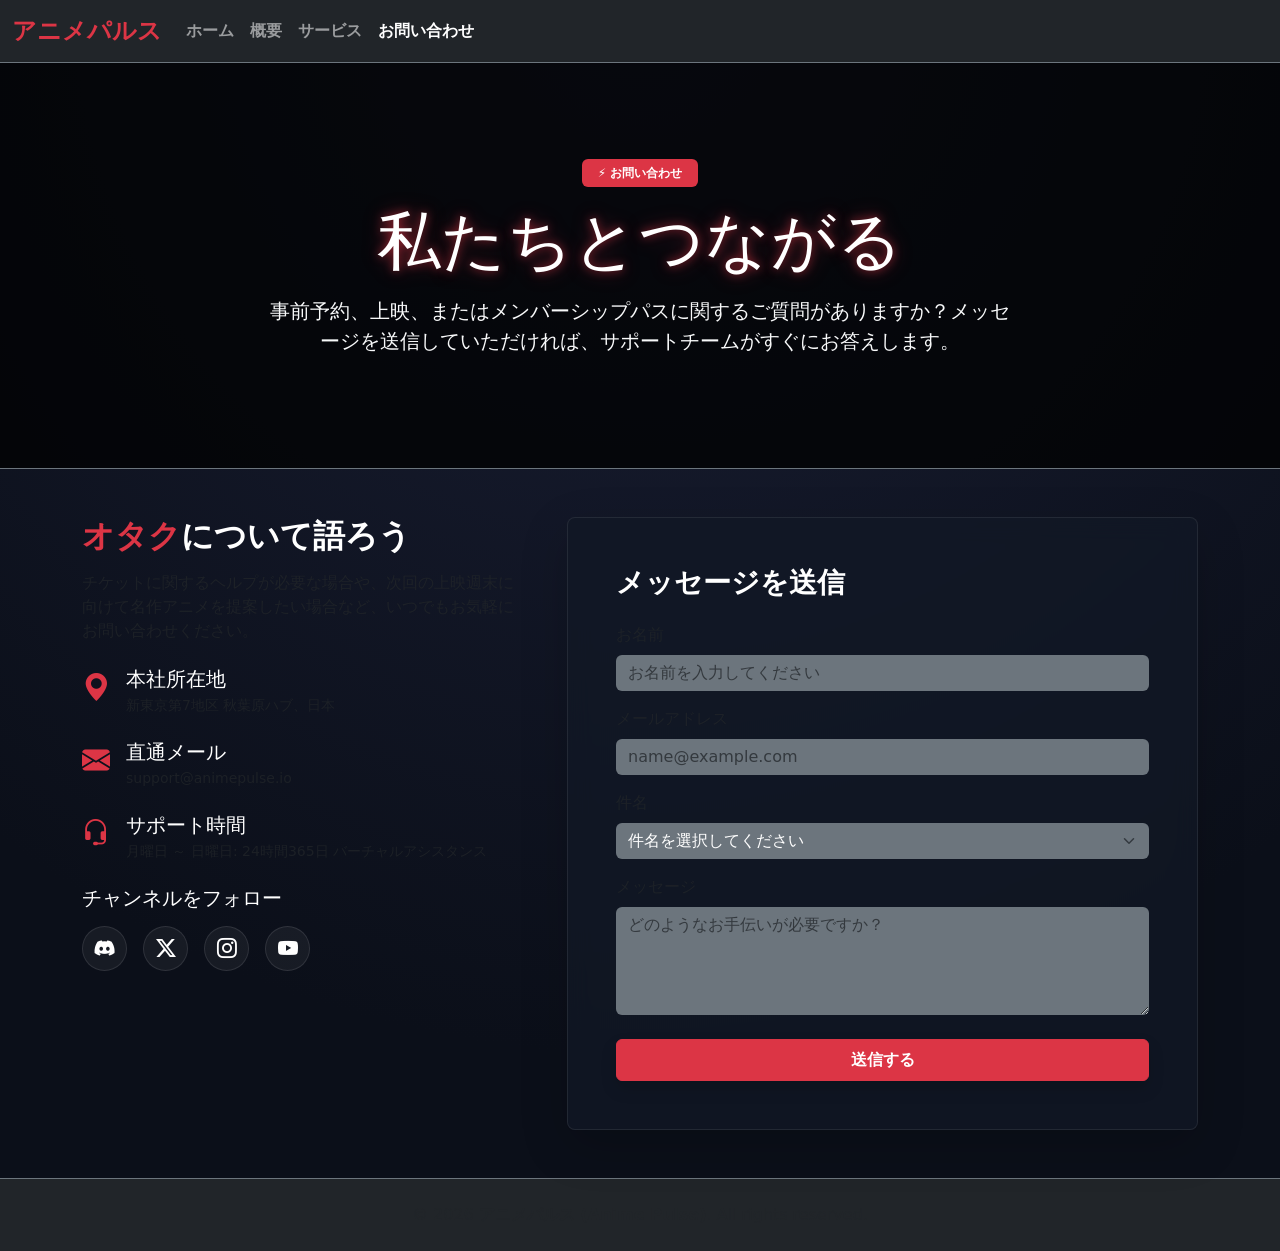
<file: contact.html>
<!DOCTYPE html>
<html lang="ja">
<head>
    <meta charset="UTF-8">
    <meta name="viewport" content="width=device-width, initial-scale=1.0">
    <title>お問い合わせ - アニメパルス</title>
    <link href="https://cdn.jsdelivr.net/npm/bootstrap@5.0.2/dist/css/bootstrap.min.css" rel="stylesheet" integrity="sha384-EVSTQN3/azprG1Anm3QDgpJLIm9Nao0Yz1ztcQTwFspd3yD65VohhpuuCOmLASjC" crossorigin="anonymous">
    <link rel="stylesheet" href="https://cdn.jsdelivr.net/npm/bootstrap-icons@1.11.3/font/bootstrap-icons.min.css">
    <style>
        body {
            background-color: #0b0f19;
            background-image: radial-gradient(circle at 50% 0%, #1a1f35 0%, #0b0f19 75%);
            color: #e2e8f0;
            min-height: 100vh;
        }
        .neon-text {
            text-shadow: 0 0 10px rgba(220, 53, 69, 0.6), 0 0 20px rgba(220, 53, 69, 0.4);
        }
        .glass-card {
            background: rgba(18, 24, 38, 0.75);
            backdrop-filter: blur(12px);
            border: 1px solid rgba(255, 255, 255, 0.08);
            transition: transform 0.3s ease, border-color 0.3s ease;
        }
        .glass-card:hover {
            border-color: rgba(220, 53, 69, 0.5);
        }
        .social-icon-btn {
            background: rgba(255, 255, 255, 0.05);
            border: 1px solid rgba(255, 255, 255, 0.1);
            color: #fff;
            transition: all 0.3s ease;
        }
        .social-icon-btn:hover {
            background: #dc3545;
            border-color: #dc3545;
            color: #fff;
            transform: translateY(-3px);
            box-shadow: 0 0 15px rgba(220, 53, 69, 0.4);
        }
    </style>
</head>
<body>
    <!-- ナビゲーションバー -->
    <nav class="navbar navbar-expand-lg navbar-dark bg-dark border-bottom border-secondary shadow-sm">
      <div class="container-fluid">
        <button class="navbar-toggler" type="button" data-bs-toggle="collapse" data-bs-target="#navbarTogglerDemo03" aria-controls="navbarTogglerDemo03" aria-expanded="false" aria-label="ナビゲーションの切り替え">
          <span class="navbar-toggler-icon"></span>
        </button>
        <a class="navbar-brand text-danger fw-bold fs-4" href="index.html"><b>アニメパルス</b></a>
        <div class="collapse navbar-collapse" id="navbarTogglerDemo03">
          <ul class="navbar-nav me-auto mb-2 mb-lg-0">
            <li class="nav-item">
              <a class="nav-link" href="index.html"><b>ホーム</b></a>
            </li>
            <li class="nav-item">
              <a class="nav-link" href="about.html"><b>概要</b></a>
            </li>
            <li class="nav-item">
              <a class="nav-link" href="services.html"><b>サービス</b></a>
            </li>
            <li class="nav-item">
              <a class="nav-link active" href="contact.html"><b>お問い合わせ</b></a>
            </li>
          </ul>
        </div>
      </div>
    </nav>

    <!-- お問い合わせヒーローセクション -->
    <header class="position-relative py-5 overflow-hidden border-bottom border-secondary" style="background: url('https://images.unsplash.com/photo-1534447677768-be436bb09401?q=80&w=1920&auto=format&fit=crop') center/cover no-repeat;">
        <div class="position-absolute top-0 start-0 w-100 h-100 bg-black opacity-75"></div>
        <div class="container position-relative z-1 py-5 text-center">
            <span class="badge bg-danger px-3 py-2 fw-bold text-uppercase mb-3">⚡ お問い合わせ</span>
            <h1 class="display-3 fw-extrabold text-white mb-3 neon-text">私たちとつながる</h1>
            <p class="lead text-light opacity-85 col-lg-8 mx-auto">事前予約、上映、またはメンバーシップパスに関するご質問がありますか？メッセージを送信していただければ、サポートチームがすぐにお答えします。</p>
        </div>
    </header>

    <!-- メインコンテンツ -->
    <main class="container py-5">
        <div class="row g-5 align-items-start">
            
            <!-- 左カラム: 情報＆ソーシャル -->
            <div class="col-lg-5">
                <h2 class="text-white fw-bold mb-3"><span class="text-danger">オタク</span>について語ろう</h2>
                <p class="text-muted mb-4">チケットに関するヘルプが必要な場合や、次回の上映週末に向けて名作アニメを提案したい場合など、いつでもお気軽にお問い合わせください。</p>
                
                <div class="d-flex align-items-start gap-3 mb-4">
                    <div class="text-danger fs-3"><i class="bi bi-geo-alt-fill"></i></div>
                    <div>
                        <h5 class="text-white mb-1">本社所在地</h5>
                        <p class="text-muted small mb-0">新東京第7地区 秋葉原ハブ、日本</p>
                    </div>
                </div>

                <div class="d-flex align-items-start gap-3 mb-4">
                    <div class="text-danger fs-3"><i class="bi bi-envelope-fill"></i></div>
                    <div>
                        <h5 class="text-white mb-1">直通メール</h5>
                        <p class="text-muted small mb-0">support@animepulse.io</p>
                    </div>
                </div>

                <div class="d-flex align-items-start gap-3 mb-4">
                    <div class="text-danger fs-3"><i class="bi bi-headset"></i></div>
                    <div>
                        <h5 class="text-white mb-1">サポート時間</h5>
                        <p class="text-muted small mb-0">月曜日 ～ 日曜日: 24時間365日 バーチャルアシスタンス</p>
                    </div>
                </div>

                <h5 class="text-white mb-3">チャンネルをフォロー</h5>
                <div class="d-flex gap-3">
                    <a href="#" class="social-icon-btn p-3 rounded-circle fs-5 d-flex align-items-center justify-content-center" style="width: 45px; height: 45px;"><i class="bi bi-discord"></i></a>
                    <a href="#" class="social-icon-btn p-3 rounded-circle fs-5 d-flex align-items-center justify-content-center" style="width: 45px; height: 45px;"><i class="bi bi-twitter-x"></i></a>
                    <a href="#" class="social-icon-btn p-3 rounded-circle fs-5 d-flex align-items-center justify-content-center" style="width: 45px; height: 45px;"><i class="bi bi-instagram"></i></a>
                    <a href="#" class="social-icon-btn p-3 rounded-circle fs-5 d-flex align-items-center justify-content-center" style="width: 45px; height: 45px;"><i class="bi bi-youtube"></i></a>
                </div>
            </div>

            <!-- 右カラム: インタラクティブお問い合わせフォーム -->
            <div class="col-lg-7">
                <div class="glass-card p-4 p-md-5 rounded-3 shadow-lg">
                    <h3 class="text-white fw-bold mb-4">メッセージを送信</h3>
                    <form id="contactForm" onsubmit="handleContactSubmit(event)">
                        <div class="mb-3">
                            <label for="contactName" class="form-label text-muted">お名前</label>
                            <input type="text" class="form-control bg-secondary text-white border-0" id="contactName" placeholder="お名前を入力してください" required>
                        </div>
                        <div class="mb-3">
                            <label for="contactEmail" class="form-label text-muted">メールアドレス</label>
                            <input type="email" class="form-control bg-secondary text-white border-0" id="contactEmail" placeholder="name@example.com" required>
                        </div>
                        <div class="mb-3">
                            <label for="contactSubject" class="form-label text-muted">件名</label>
                            <select class="form-select bg-secondary text-white border-0" id="contactSubject" required>
                                <option value="" disabled selected>件名を選択してください</option>
                                <option value="Pre-booking Support">事前予約＆チケットの問題</option>
                                <option value="Movie Request">アニメ映画のリクエスト</option>
                                <option value="Membership Pass">VIPメンバーシップに関するお問い合わせ</option>
                                <option value="Other">一般的なフィードバック</option>
                            </select>
                        </div>
                        <div class="mb-4">
                            <label for="contactMessage" class="form-label text-muted">メッセージ</label>
                            <textarea class="form-control bg-secondary text-white border-0" id="contactMessage" rows="4" placeholder="どのようなお手伝いが必要ですか？" required></textarea>
                        </div>
                        <button type="submit" class="btn btn-danger w-100 fw-bold py-2 shadow">送信する</button>
                    </form>
                </div>
            </div>

        </div>
    </main>

    <!-- フッター -->
    <footer class="bg-dark border-top border-secondary py-4 text-center text-muted">
        <div class="container">
            <p class="mb-0">&copy; 2026 <b>アニメパルス (Anime Pulse)</b>. All rights reserved.</p>
        </div>
    </footer>

    <script>
        function handleContactSubmit(event) {
            event.preventDefault();
            const name = document.getElementById('contactName').value;
            alert(`${name}様、お問い合わせありがとうございます！メッセージが正常に送信されました。まもなくご登録のメールアドレスに返信いたします。`);
            document.getElementById('contactForm').reset();
        }
    </script>
    <script src="https://cdn.jsdelivr.net/npm/bootstrap@5.0.2/dist/js/bootstrap.bundle.min.js" integrity="sha384-MrcW6ZMFYlzcLA8Nl+NtUVF0sA7MsXsP1UyJoMp4YLEuNSfAP+JcXn/tWtIaxVXM" crossorigin="anonymous"></script>
</body>
</html>
</file>
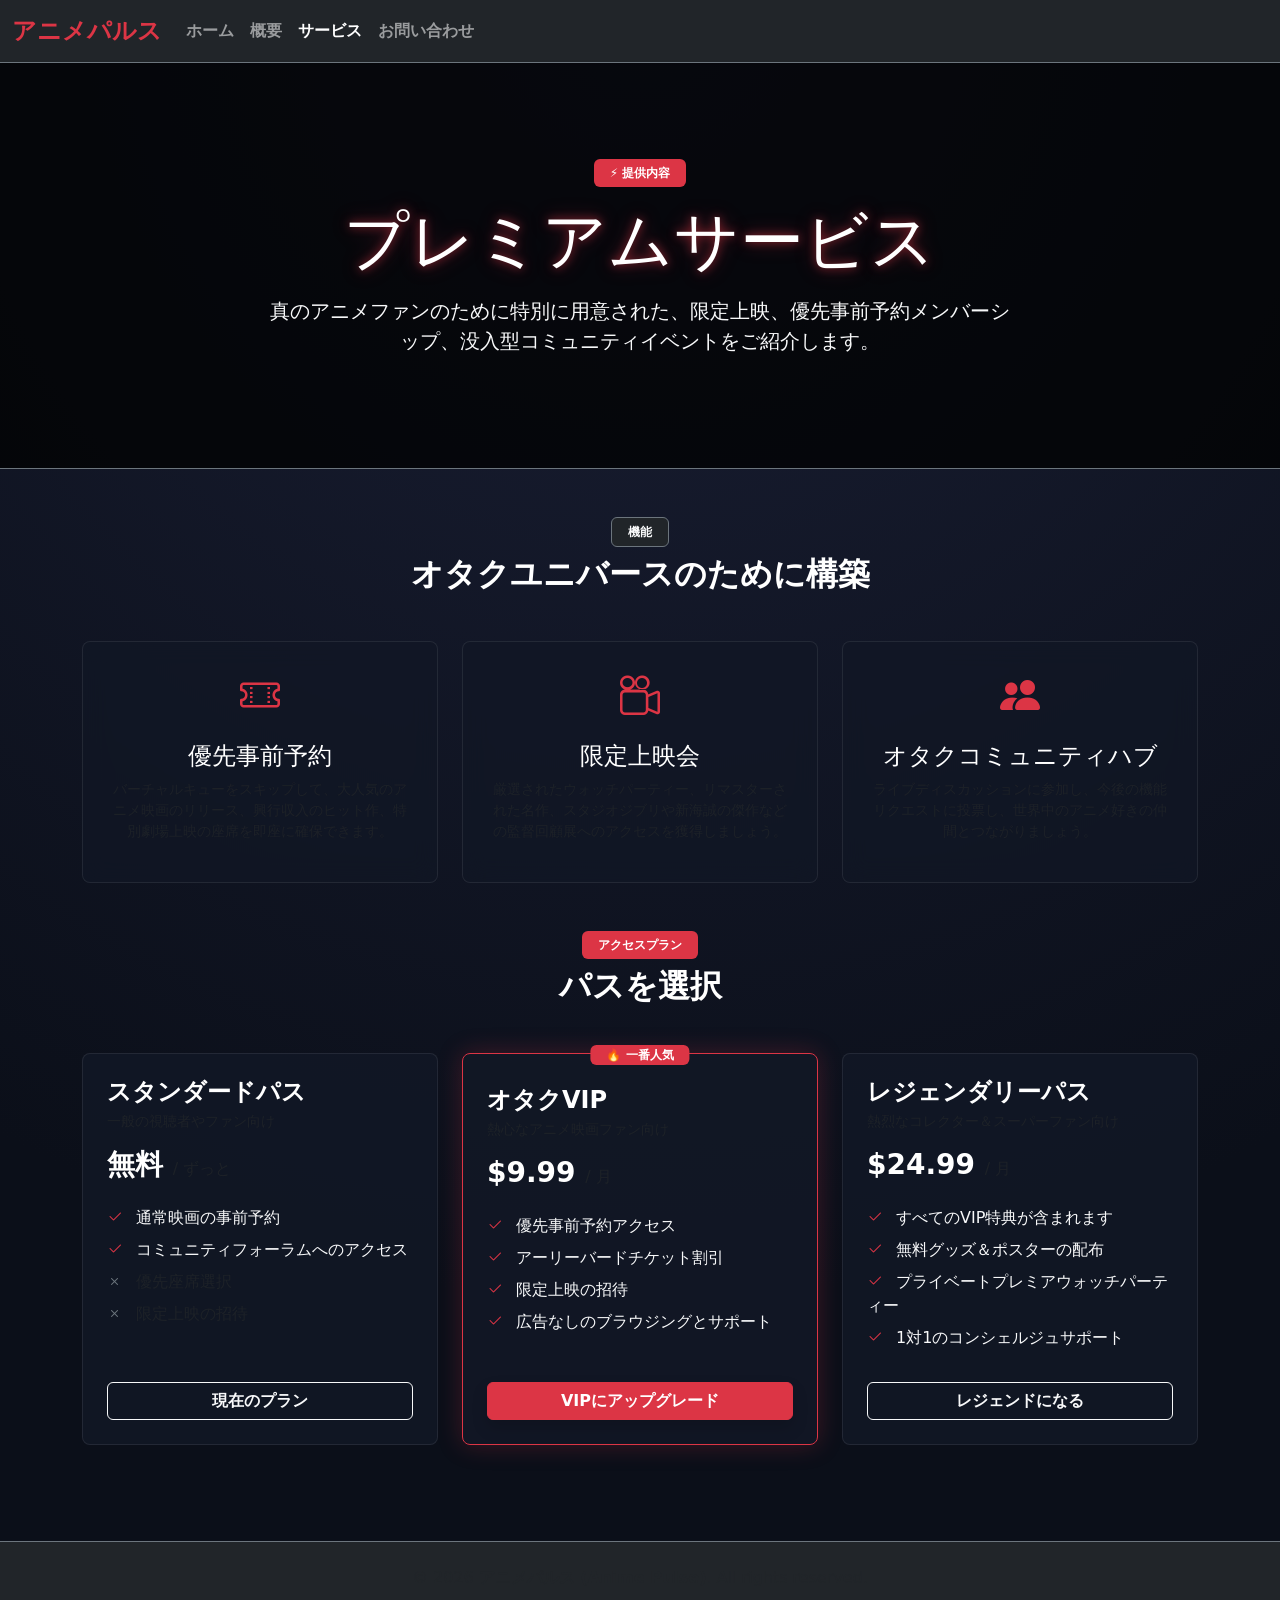
<file: services.html>
<!DOCTYPE html>
<html lang="ja">
<head>
    <meta charset="UTF-8">
    <meta name="viewport" content="width=device-width, initial-scale=1.0">
    <title>サービス - アニメパルス</title>
    <link href="https://cdn.jsdelivr.net/npm/bootstrap@5.0.2/dist/css/bootstrap.min.css" rel="stylesheet" integrity="sha384-EVSTQN3/azprG1Anm3QDgpJLIm9Nao0Yz1ztcQTwFspd3yD65VohhpuuCOmLASjC" crossorigin="anonymous">
    <link rel="stylesheet" href="https://cdn.jsdelivr.net/npm/bootstrap-icons@1.11.3/font/bootstrap-icons.min.css">
    <style>
        body {
            background-color: #0b0f19;
            background-image: radial-gradient(circle at 50% 0%, #1a1f35 0%, #0b0f19 75%);
            color: #e2e8f0;
            min-height: 100vh;
        }
        .neon-text {
            text-shadow: 0 0 10px rgba(220, 53, 69, 0.6), 0 0 20px rgba(220, 53, 69, 0.4);
        }
        .glass-card {
            background: rgba(18, 24, 38, 0.7);
            backdrop-filter: blur(12px);
            border: 1px solid rgba(255, 255, 255, 0.08);
            transition: transform 0.3s ease, border-color 0.3s ease;
        }
        .glass-card:hover {
            transform: translateY(-5px);
            border-color: rgba(220, 53, 69, 0.5);
        }
        .pricing-card {
            background: rgba(18, 24, 38, 0.85);
            border: 1px solid rgba(255, 255, 255, 0.08);
            transition: all 0.3s ease;
        }
        .pricing-card.popular {
            border-color: #dc3545;
            box-shadow: 0 0 25px rgba(220, 53, 69, 0.25);
        }
    </style>
</head>
<body>
    <!-- ナビゲーションバー -->
    <nav class="navbar navbar-expand-lg navbar-dark bg-dark border-bottom border-secondary shadow-sm">
      <div class="container-fluid">
        <button class="navbar-toggler" type="button" data-bs-toggle="collapse" data-bs-target="#navbarTogglerDemo03" aria-controls="navbarTogglerDemo03" aria-expanded="false" aria-label="ナビゲーションの切り替え">
          <span class="navbar-toggler-icon"></span>
        </button>
        <a class="navbar-brand text-danger fw-bold fs-4" href="index.html"><b>アニメパルス</b></a>
        <div class="collapse navbar-collapse" id="navbarTogglerDemo03">
          <ul class="navbar-nav me-auto mb-2 mb-lg-0">
            <li class="nav-item">
              <a class="nav-link" href="index.html"><b>ホーム</b></a>
            </li>
            <li class="nav-item">
              <a class="nav-link" href="about.html"><b>概要</b></a>
            </li>
            <li class="nav-item">
              <a class="nav-link active" href="services.html"><b>サービス</b></a>
            </li>
            <li class="nav-item">
              <a class="nav-link" href="contact.html"><b>お問い合わせ</b></a>
            </li>
          </ul>
        </div>
      </div>
    </nav>

    <!-- サービスヒーローセクション -->
    <header class="position-relative py-5 overflow-hidden border-bottom border-secondary" style="background: url('https://images.unsplash.com/photo-1518709268805-4e9042af9f23?q=80&w=1920&auto=format&fit=crop') center/cover no-repeat;">
        <div class="position-absolute top-0 start-0 w-100 h-100 bg-black opacity-75"></div>
        <div class="container position-relative z-1 py-5 text-center">
            <span class="badge bg-danger px-3 py-2 fw-bold text-uppercase mb-3">⚡ 提供内容</span>
            <h1 class="display-3 fw-extrabold text-white mb-3 neon-text">プレミアムサービス</h1>
            <p class="lead text-light opacity-85 col-lg-8 mx-auto">真のアニメファンのために特別に用意された、限定上映、優先事前予約メンバーシップ、没入型コミュニティイベントをご紹介します。</p>
        </div>
    </header>

    <!-- メインコンテンツ -->
    <main class="container py-5">
        
        <!-- コアサービスグリッド -->
        <div class="text-center mb-5">
            <span class="badge bg-dark border border-secondary text-light px-3 py-2 mb-2">機能</span>
            <h2 class="text-white fw-bold">オタクユニバースのために構築</h2>
        </div>

        <div class="row row-cols-1 row-cols-md-3 g-4 mb-5">
            <div class="col">
                <div class="glass-card p-4 rounded-3 h-100 text-center">
                    <div class="text-danger fs-1 mb-3"><i class="bi bi-ticket-perforated"></i></div>
                    <h4 class="text-white mb-2">優先事前予約</h4>
                    <p class="text-muted small">バーチャルキューをスキップして、大人気のアニメ映画のリリース、興行収入のヒット作、特別劇場上映の座席を即座に確保できます。</p>
                </div>
            </div>
            
            <div class="col">
                <div class="glass-card p-4 rounded-3 h-100 text-center">
                    <div class="text-danger fs-1 mb-3"><i class="bi bi-camera-reels"></i></div>
                    <h4 class="text-white mb-2">限定上映会</h4>
                    <p class="text-muted small">厳選されたウォッチパーティー、リマスターされた名作、スタジオジブリや新海誠の傑作などの監督回顧展へのアクセスを獲得しましょう。</p>
                </div>
            </div>
            
            <div class="col">
                <div class="glass-card p-4 rounded-3 h-100 text-center">
                    <div class="text-danger fs-1 mb-3"><i class="bi bi-people-fill"></i></div>
                    <h4 class="text-white mb-2">オタクコミュニティハブ</h4>
                    <p class="text-muted small">ライブディスカッションに参加し、今後の機能リクエストに投票し、世界中のアニメ好きの仲間とつながりましょう。</p>
                </div>
            </div>
        </div>

        <!-- メンバーシップ / 料金プラン -->
        <div class="text-center mb-5 mt-5">
            <span class="badge bg-danger px-3 py-2 fw-bold text-uppercase mb-2">アクセスプラン</span>
            <h2 class="text-white fw-bold">パスを選択</h2>
        </div>

        <div class="row row-cols-1 row-cols-md-3 g-4 mb-5">
            <!-- 無料プラン -->
            <div class="col">
                <div class="pricing-card p-4 rounded-3 h-100 d-flex flex-column">
                    <h4 class="text-white fw-bold mb-1">スタンダードパス</h4>
                    <p class="text-muted small mb-3">一般の視聴者やファン向け</p>
                    <h3 class="text-white fw-bold mb-4">無料 <span class="fs-6 text-muted fw-normal">/ ずっと</span></h3>
                    
                    <ul class="list-unstyled text-light mb-4 flex-grow-1">
                        <li class="mb-2"><i class="bi bi-check2 text-danger me-2"></i> 通常映画の事前予約</li>
                        <li class="mb-2"><i class="bi bi-check2 text-danger me-2"></i> コミュニティフォーラムへのアクセス</li>
                        <li class="mb-2 text-muted"><i class="bi bi-x text-secondary me-2"></i> 優先座席選択</li>
                        <li class="mb-2 text-muted"><i class="bi bi-x text-secondary me-2"></i> 限定上映の招待</li>
                    </ul>
                    
                    <button class="btn btn-outline-light w-100 fw-bold" onclick="alert('すでにスタンダードプランをご利用中です！')">現在のプラン</button>
                </div>
            </div>

            <!-- プロプラン (人気) -->
            <div class="col">
                <div class="pricing-card popular p-4 rounded-3 h-100 d-flex flex-column position-relative">
                    <div class="position-absolute top-0 start-50 translate-middle">
                        <span class="badge bg-danger px-3 py-1 fw-bold text-uppercase">🔥 一番人気</span>
                    </div>
                    <h4 class="text-white fw-bold mb-1 mt-2">オタクVIP</h4>
                    <p class="text-muted small mb-3">熱心なアニメ映画ファン向け</p>
                    <h3 class="text-white fw-bold mb-4">$9.99 <span class="fs-6 text-muted fw-normal">/ 月</span></h3>
                    
                    <ul class="list-unstyled text-light mb-4 flex-grow-1">
                        <li class="mb-2"><i class="bi bi-check2 text-danger me-2"></i> 優先事前予約アクセス</li>
                        <li class="mb-2"><i class="bi bi-check2 text-danger me-2"></i> アーリーバードチケット割引</li>
                        <li class="mb-2"><i class="bi bi-check2 text-danger me-2"></i> 限定上映の招待</li>
                        <li class="mb-2"><i class="bi bi-check2 text-danger me-2"></i> 広告なしのブラウジングとサポート</li>
                    </ul>
                    
                    <button class="btn btn-danger w-100 fw-bold shadow" onclick="alert('安全なチェックアウトにリダイレクトしています...')">VIPにアップグレード</button>
                </div>
            </div>

            <!-- アルティメットプラン -->
            <div class="col">
                <div class="pricing-card p-4 rounded-3 h-100 d-flex flex-column">
                    <h4 class="text-white fw-bold mb-1">レジェンダリーパス</h4>
                    <p class="text-muted small mb-3">熱烈なコレクター＆スーパーファン向け</p>
                    <h3 class="text-white fw-bold mb-4">$24.99 <span class="fs-6 text-muted fw-normal">/ 月</span></h3>
                    
                    <ul class="list-unstyled text-light mb-4 flex-grow-1">
                        <li class="mb-2"><i class="bi bi-check2 text-danger me-2"></i> すべてのVIP特典が含まれます</li>
                        <li class="mb-2"><i class="bi bi-check2 text-danger me-2"></i> 無料グッズ＆ポスターの配布</li>
                        <li class="mb-2"><i class="bi bi-check2 text-danger me-2"></i> プライベートプレミアウォッチパーティー</li>
                        <li class="mb-2"><i class="bi bi-check2 text-danger me-2"></i> 1対1のコンシェルジュサポート</li>
                    </ul>
                    
                    <button class="btn btn-outline-light w-100 fw-bold" onclick="alert('安全なチェックアウトにリダイレクトしています...')">レジェンドになる</button>
                </div>
            </div>
        </div>

    </main>

    <!-- フッター -->
    <footer class="bg-dark border-top border-secondary py-4 text-center text-muted">
        <div class="container">
            <p class="mb-0">&copy; 2026 <b>アニメパルス (Anime Pulse)</b>. All rights reserved.</p>
        </div>
    </footer>

    <script src="https://cdn.jsdelivr.net/npm/bootstrap@5.0.2/dist/js/bootstrap.bundle.min.js" integrity="sha384-MrcW6ZMFYlzcLA8Nl+NtUVF0sA7MsXsP1UyJoMp4YLEuNSfAP+JcXn/tWtIaxVXM" crossorigin="anonymous"></script>
</body>
</html>
</file>
